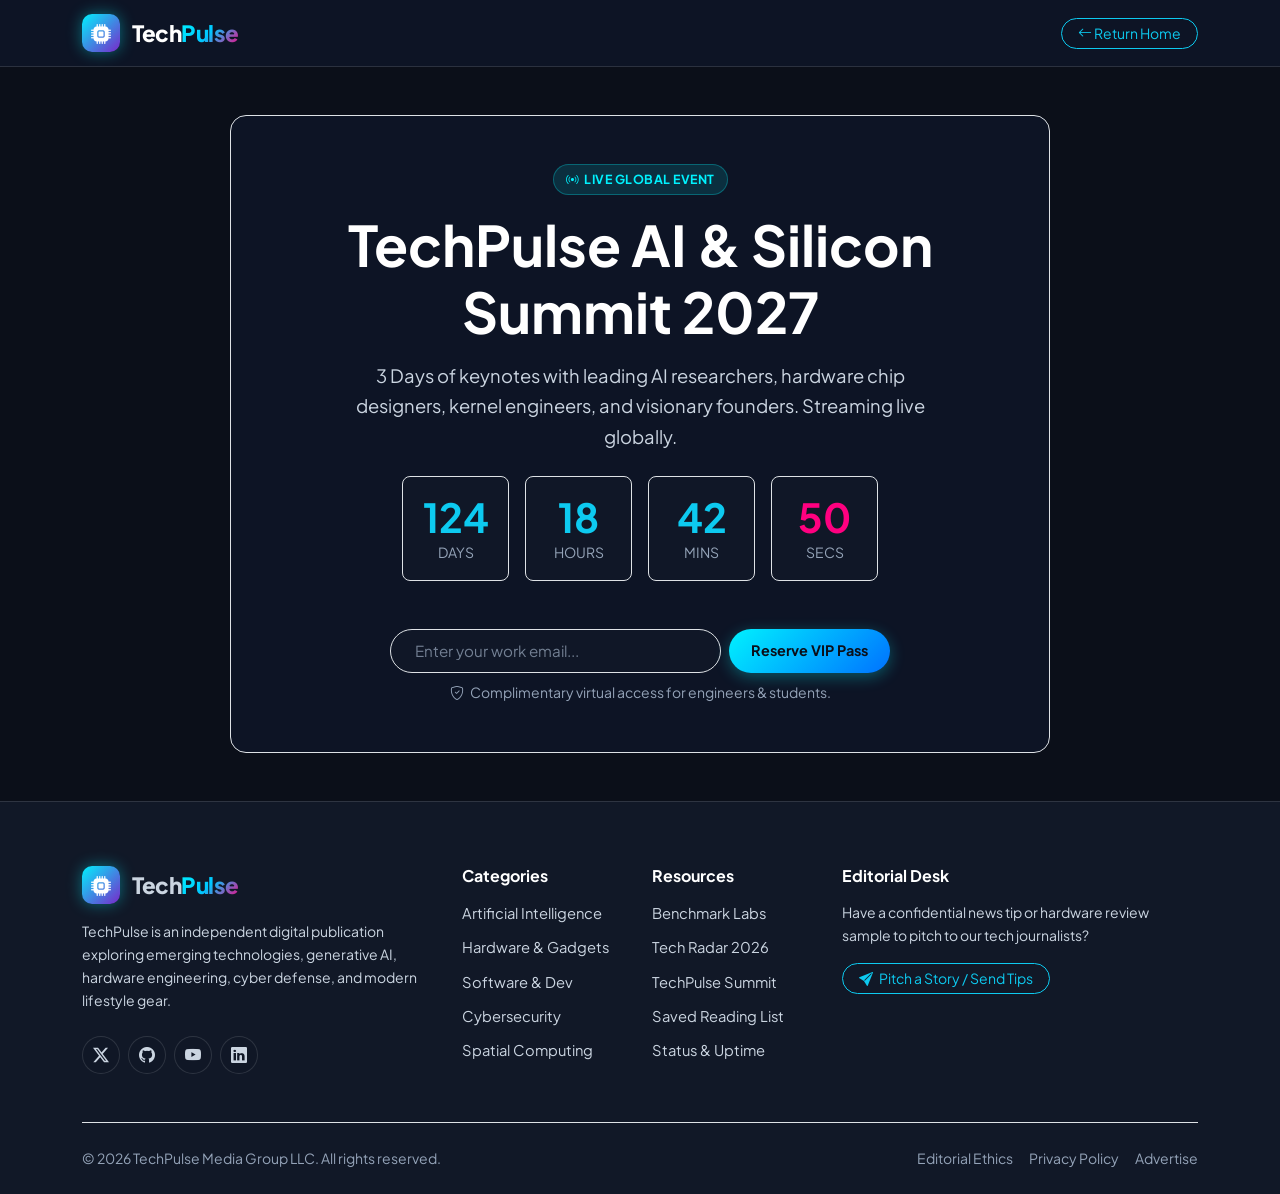
<file: coming-soon.html>
<!DOCTYPE html>
<html lang="en" data-theme="dark">
<head>
    <meta charset="UTF-8">
    <meta name="viewport" content="width=device-width, initial-scale=1.0">
    <meta name="description" content="TechPulse Global AI & Developer Summit 2027 - Keynotes, Live Hardware Teardowns, and Neural Architecture Workshops.">
    <title>Global AI Summit 2027 | TechPulse</title>

    <!-- Favicon -->
    <link rel="icon" type="image/svg+xml" href="assets/images/favicon.svg">

    <!-- Google Fonts -->
    <link rel="preconnect" href="https://fonts.googleapis.com">
    <link rel="preconnect" href="https://fonts.gstatic.com" crossorigin>
    <link href="https://fonts.googleapis.com/css2?family=JetBrains+Mono:wght@400;600&family=Plus+Jakarta+Sans:wght@300;400;500;600;700;800&display=swap" rel="stylesheet">

    <!-- Bootstrap 5 CSS & Icons -->
    <link href="https://cdn.jsdelivr.net/npm/bootstrap@5.3.3/dist/css/bootstrap.min.css" rel="stylesheet">
    <link href="https://cdn.jsdelivr.net/npm/bootstrap-icons@1.11.3/font/bootstrap-icons.min.css" rel="stylesheet">

    <!-- Custom CSS -->
    <link rel="stylesheet" href="assets/css/style.css">
</head>
<body class="d-flex flex-column min-vh-100 justify-content-between">

    <!-- Header -->
    <header class="navbar-techpulse">
        <div class="container d-flex align-items-center justify-content-between">
            <a href="index.html" class="navbar-brand-logo">
                <div class="logo-chip-icon"><i class="bi bi-cpu-fill"></i></div>
                <span>Tech<span class="gradient-text">Pulse</span></span>
            </a>
            <a href="index.html" class="btn btn-outline-info rounded-pill btn-sm px-3">
                <i class="bi bi-arrow-left"></i> Return Home
            </a>
        </div>
    </header>

    <!-- Main Hero -->
    <main class="container my-auto py-5 text-center">
        <div class="p-4 p-lg-5 rounded-4 bg-glass border mx-auto" style="max-width: 820px;">
            <span class="badge-tech badge-ai mb-3"><i class="bi bi-broadcast"></i> Live Global Event</span>
            <h1 class="display-4 fw-bold mb-3">TechPulse AI & Silicon Summit 2027</h1>
            <p class="text-secondary mx-auto mb-4" style="max-width: 600px; font-size: 1.15rem;">
                3 Days of keynotes with leading AI researchers, hardware chip designers, kernel engineers, and visionary founders. Streaming live globally.
            </p>

            <!-- Countdown Timer Row -->
            <div class="row g-3 justify-content-center mb-5">
                <div class="col-3 col-sm-2">
                    <div class="p-3 rounded-3 bg-card border">
                        <div class="display-6 fw-bold text-info">124</div>
                        <div class="small text-muted text-uppercase">Days</div>
                    </div>
                </div>
                <div class="col-3 col-sm-2">
                    <div class="p-3 rounded-3 bg-card border">
                        <div class="display-6 fw-bold text-info">18</div>
                        <div class="small text-muted text-uppercase">Hours</div>
                    </div>
                </div>
                <div class="col-3 col-sm-2">
                    <div class="p-3 rounded-3 bg-card border">
                        <div class="display-6 fw-bold text-info">42</div>
                        <div class="small text-muted text-uppercase">Mins</div>
                    </div>
                </div>
                <div class="col-3 col-sm-2">
                    <div class="p-3 rounded-3 bg-card border">
                        <div class="display-6 fw-bold text-pink" style="color: #ff0080;">50</div>
                        <div class="small text-muted text-uppercase">Secs</div>
                    </div>
                </div>
            </div>

            <!-- Waitlist Form -->
            <div class="mx-auto" style="max-width: 500px;">
                <form onsubmit="event.preventDefault(); showToast('You are on the VIP Summit Early-Bird list! 🎟️'); this.reset();" class="d-flex flex-column flex-sm-row gap-2">
                    <input type="email" class="form-control form-control-lg rounded-pill bg-card border px-4" placeholder="Enter your work email..." required>
                    <button type="submit" class="btn-tech-primary text-nowrap">Reserve VIP Pass</button>
                </form>
                <p class="small text-muted mt-2 mb-0"><i class="bi bi-shield-check me-1"></i> Complimentary virtual access for engineers & students.</p>
            </div>
        </div>
    </main>

    <!-- FOOTER -->
    <footer class="footer-tech">
        <div class="container">
            <div class="row g-4 mb-5">
                <div class="col-lg-4">
                    <a href="index.html" class="navbar-brand-logo mb-3 d-inline-flex">
                        <div class="logo-chip-icon"><i class="bi bi-cpu-fill"></i></div>
                        <span>Tech<span class="gradient-text">Pulse</span></span>
                    </a>
                    <p class="text-secondary small mb-4">
                        TechPulse is an independent digital publication exploring emerging technologies, generative AI, hardware engineering, cyber defense, and modern lifestyle gear.
                    </p>
                    <div class="d-flex gap-2">
                        <a href="https://twitter.com" class="social-icon-btn" aria-label="Twitter"><i class="bi bi-twitter-x"></i></a>
                        <a href="https://github.com" class="social-icon-btn" aria-label="GitHub"><i class="bi bi-github"></i></a>
                        <a href="https://youtube.com" class="social-icon-btn" aria-label="YouTube"><i class="bi bi-youtube"></i></a>
                        <a href="https://linkedin.com" class="social-icon-btn" aria-label="LinkedIn"><i class="bi bi-linkedin"></i></a>
                    </div>
                </div>

                <div class="col-6 col-md-3 col-lg-2">
                    <h4 class="h6 fw-bold text-white mb-3">Categories</h4>
                    <a href="insights.html" class="footer-link-tech">Artificial Intelligence</a>
                    <a href="services.html" class="footer-link-tech">Hardware & Gadgets</a>
                    <a href="insights.html" class="footer-link-tech">Software & Dev</a>
                    <a href="solutions.html" class="footer-link-tech">Cybersecurity</a>
                    <a href="insights.html" class="footer-link-tech">Spatial Computing</a>
                </div>

                <div class="col-6 col-md-3 col-lg-2">
                    <h4 class="h6 fw-bold text-white mb-3">Resources</h4>
                    <a href="services.html" class="footer-link-tech">Benchmark Labs</a>
                    <a href="solutions.html" class="footer-link-tech">Tech Radar 2026</a>
                    <a href="coming-soon.html" class="footer-link-tech">TechPulse Summit</a>
                    <a href="insights.html" class="footer-link-tech">Saved Reading List</a>
                    <a href="404.html" class="footer-link-tech">Status & Uptime</a>
                </div>

                <div class="col-md-6 col-lg-4">
                    <h4 class="h6 fw-bold text-white mb-3">Editorial Desk</h4>
                    <p class="small text-secondary mb-3">Have a confidential news tip or hardware review sample to pitch to our tech journalists?</p>
                    <a href="contact.html" class="btn btn-outline-info rounded-pill btn-sm px-3"><i class="bi bi-send-fill me-1"></i> Pitch a Story / Send Tips</a>
                </div>
            </div>

            <div class="pt-4 border-top border-subtle d-flex flex-column flex-md-row align-items-center justify-content-between gap-3 text-muted small">
                <div>&copy; 2026 TechPulse Media Group LLC. All rights reserved.</div>
                <div class="d-flex gap-3">
                    <a href="about.html" class="text-muted hover-info">Editorial Ethics</a>
                    <a href="about.html" class="text-muted hover-info">Privacy Policy</a>
                    <a href="contact.html" class="text-muted hover-info">Advertise</a>
                </div>
            </div>
        </div>
    </footer>

    <!-- Back to Top Button -->
    <button class="back-to-top" id="backToTop" aria-label="Back to top" title="Back to top">
        <i class="bi bi-chevron-up"></i>
    </button>

    <!-- Bootstrap & JS -->
    <script src="https://cdn.jsdelivr.net/npm/bootstrap@5.3.3/dist/js/bootstrap.bundle.min.js"></script>
    <script src="assets/js/main.js"></script>
</body>
</html>
</file>
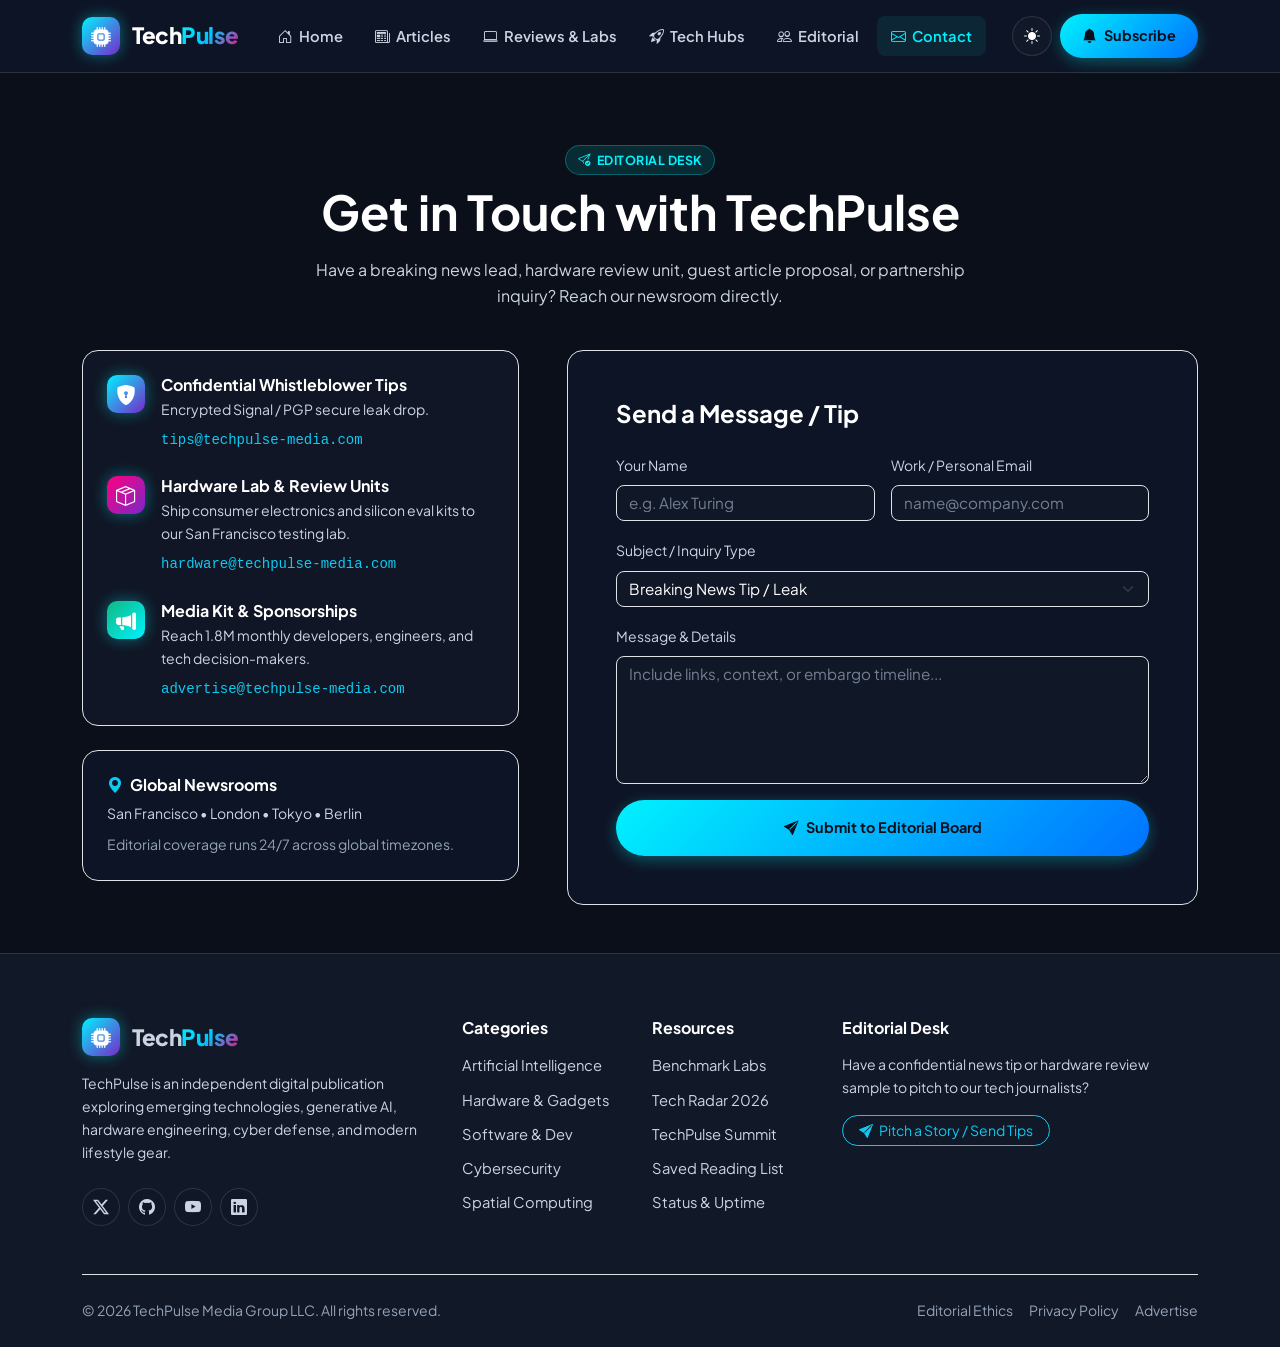
<file: contact.html>
<!DOCTYPE html>
<html lang="en" data-theme="dark">
<head>
    <meta charset="UTF-8">
    <meta name="viewport" content="width=device-width, initial-scale=1.0">
    <meta name="description" content="Contact TechPulse Editorial Desk - Send confidential news tips, submit product review units, pitch guest articles, or inquire about advertising.">
    <title>Contact Editorial & Send News Tips | TechPulse</title>

    <!-- Favicon -->
    <link rel="icon" type="image/svg+xml" href="assets/images/favicon.svg">

    <!-- Google Fonts -->
    <link rel="preconnect" href="https://fonts.googleapis.com">
    <link rel="preconnect" href="https://fonts.gstatic.com" crossorigin>
    <link href="https://fonts.googleapis.com/css2?family=JetBrains+Mono:wght@400;600&family=Plus+Jakarta+Sans:wght@300;400;500;600;700;800&display=swap" rel="stylesheet">

    <!-- Bootstrap 5 CSS & Icons -->
    <link href="https://cdn.jsdelivr.net/npm/bootstrap@5.3.3/dist/css/bootstrap.min.css" rel="stylesheet">
    <link href="https://cdn.jsdelivr.net/npm/bootstrap-icons@1.11.3/font/bootstrap-icons.min.css" rel="stylesheet">

    <!-- Custom CSS -->
    <link rel="stylesheet" href="assets/css/style.css">
</head>
<body>

    <!-- Header / Navigation -->
    <header class="navbar-techpulse">
        <div class="container d-flex align-items-center justify-content-between">
            <a href="index.html" class="navbar-brand-logo">
                <div class="logo-chip-icon"><i class="bi bi-cpu-fill"></i></div>
                <span>Tech<span class="gradient-text">Pulse</span></span>
            </a>

            <nav class="d-none d-xl-flex align-items-center gap-1">
                <a href="index.html" class="nav-link-tech"><i class="bi bi-house-door"></i> Home</a>
                <a href="insights.html" class="nav-link-tech"><i class="bi bi-newspaper"></i> Articles</a>
                <a href="services.html" class="nav-link-tech"><i class="bi bi-laptop"></i> Reviews & Labs</a>
                <a href="solutions.html" class="nav-link-tech"><i class="bi bi-rocket-takeoff"></i> Tech Hubs</a>
                <a href="about.html" class="nav-link-tech"><i class="bi bi-people"></i> Editorial</a>
                <a href="contact.html" class="nav-link-tech active"><i class="bi bi-envelope"></i> Contact</a>
            </nav>

            <div class="d-flex align-items-center gap-2">
                <button class="btn-icon-tech theme-toggle-btn" aria-label="Toggle Dark/Light Mode">
                    <i class="bi bi-sun-fill"></i>
                </button>
                <a href="contact.html" class="btn-tech-primary d-none d-sm-inline-flex">
                    <i class="bi bi-bell-fill"></i> Subscribe
                </a>
                <button class="btn-icon-tech d-xl-none mobile-nav-toggle" aria-label="Open Mobile Menu">
                    <i class="bi bi-list fs-4"></i>
                </button>
            </div>
        </div>
    </header>

    <!-- Mobile Drawer -->
    <div class="mobile-drawer-overlay">
        <div class="d-flex align-items-center justify-content-between mb-4">
            <a href="index.html" class="navbar-brand-logo">
                <div class="logo-chip-icon"><i class="bi bi-cpu-fill"></i></div>
                <span>Tech<span class="gradient-text">Pulse</span></span>
            </a>
            <button class="btn-icon-tech drawer-close-btn"><i class="bi bi-x-lg"></i></button>
        </div>
        <div class="d-flex flex-column gap-2 mb-4">
            <a href="index.html" class="nav-link-tech"><i class="bi bi-house-door me-2"></i> Home</a>
            <a href="insights.html" class="nav-link-tech"><i class="bi bi-newspaper me-2"></i> Articles</a>
            <a href="services.html" class="nav-link-tech"><i class="bi bi-laptop me-2"></i> Reviews & Labs</a>
            <a href="solutions.html" class="nav-link-tech"><i class="bi bi-rocket-takeoff me-2"></i> Tech Hubs</a>
            <a href="about.html" class="nav-link-tech"><i class="bi bi-people me-2"></i> Editorial</a>
            <a href="contact.html" class="nav-link-tech active"><i class="bi bi-envelope me-2"></i> Contact</a>
        </div>
    </div>
    <div class="mobile-drawer-backdrop"></div>

    <!-- Main Content -->
    <main class="container my-5">
        <div class="text-center py-4">
            <span class="badge-tech badge-ai mb-2"><i class="bi bi-send-check"></i> Editorial Desk</span>
            <h1 class="display-5 fw-bold mb-3">Get in Touch with TechPulse</h1>
            <p class="text-secondary mx-auto" style="max-width: 680px;">
                Have a breaking news lead, hardware review unit, guest article proposal, or partnership inquiry? Reach our newsroom directly.
            </p>
        </div>

        <div class="row g-5">
            <!-- Left Info Column -->
            <div class="col-lg-5">
                <div class="p-4 rounded-4 bg-card border mb-4">
                    <div class="d-flex align-items-start gap-3 mb-4">
                        <div class="logo-chip-icon flex-shrink-0"><i class="bi bi-shield-lock-fill"></i></div>
                        <div>
                            <h3 class="h6 fw-bold mb-1">Confidential Whistleblower Tips</h3>
                            <p class="small text-secondary mb-1">Encrypted Signal / PGP secure leak drop.</p>
                            <span class="font-monospace small text-info">tips@techpulse-media.com</span>
                        </div>
                    </div>

                    <div class="d-flex align-items-start gap-3 mb-4">
                        <div class="logo-chip-icon flex-shrink-0" style="background: linear-gradient(135deg, #ff0080, #7928ca);"><i class="bi bi-box-seam"></i></div>
                        <div>
                            <h3 class="h6 fw-bold mb-1">Hardware Lab & Review Units</h3>
                            <p class="small text-secondary mb-1">Ship consumer electronics and silicon eval kits to our San Francisco testing lab.</p>
                            <span class="font-monospace small text-info">hardware@techpulse-media.com</span>
                        </div>
                    </div>

                    <div class="d-flex align-items-start gap-3">
                        <div class="logo-chip-icon flex-shrink-0" style="background: linear-gradient(135deg, #10b981, #00f2fe);"><i class="bi bi-megaphone-fill"></i></div>
                        <div>
                            <h3 class="h6 fw-bold mb-1">Media Kit & Sponsorships</h3>
                            <p class="small text-secondary mb-1">Reach 1.8M monthly developers, engineers, and tech decision-makers.</p>
                            <span class="font-monospace small text-info">advertise@techpulse-media.com</span>
                        </div>
                    </div>
                </div>

                <!-- Location & Newsroom Hours -->
                <div class="p-4 rounded-4 bg-glass border">
                    <h3 class="h6 fw-bold mb-2"><i class="bi bi-geo-alt-fill text-info me-1"></i> Global Newsrooms</h3>
                    <p class="small text-secondary mb-2">San Francisco • London • Tokyo • Berlin</p>
                    <p class="small text-muted mb-0">Editorial coverage runs 24/7 across global timezones.</p>
                </div>
            </div>

            <!-- Right Form Column -->
            <div class="col-lg-7">
                <div class="p-4 p-lg-5 rounded-4 bg-glass border">
                    <h2 class="h4 fw-bold mb-4">Send a Message / Tip</h2>
                    <form id="contactForm" onsubmit="event.preventDefault(); showToast('Message dispatched to TechPulse Newsroom! 🚀'); this.reset();">
                        <div class="row g-3">
                            <div class="col-md-6">
                                <label class="form-label small text-secondary">Your Name</label>
                                <input type="text" class="form-control rounded-3 bg-card border" placeholder="e.g. Alex Turing" required>
                            </div>
                            <div class="col-md-6">
                                <label class="form-label small text-secondary">Work / Personal Email</label>
                                <input type="email" class="form-control rounded-3 bg-card border" placeholder="name@company.com" required>
                            </div>
                            <div class="col-12">
                                <label class="form-label small text-secondary">Subject / Inquiry Type</label>
                                <select class="form-select rounded-3 bg-card border">
                                    <option>Breaking News Tip / Leak</option>
                                    <option>Hardware Review Unit Submission</option>
                                    <option>Guest Editorial Proposal</option>
                                    <option>Advertising / Media Kit Request</option>
                                    <option>Correction or Feedback</option>
                                </select>
                            </div>
                            <div class="col-12">
                                <label class="form-label small text-secondary">Message & Details</label>
                                <textarea class="form-control rounded-3 bg-card border" rows="5" placeholder="Include links, context, or embargo timeline..." required></textarea>
                            </div>
                            <div class="col-12">
                                <button type="submit" class="btn-tech-primary w-100 justify-content-center py-3">
                                    <i class="bi bi-send-fill"></i> Submit to Editorial Board
                                </button>
                            </div>
                        </div>
                    </form>
                </div>
            </div>
        </div>
    </main>

    <!-- FOOTER -->
    <footer class="footer-tech">
        <div class="container">
            <div class="row g-4 mb-5">
                <div class="col-lg-4">
                    <a href="index.html" class="navbar-brand-logo mb-3 d-inline-flex">
                        <div class="logo-chip-icon"><i class="bi bi-cpu-fill"></i></div>
                        <span>Tech<span class="gradient-text">Pulse</span></span>
                    </a>
                    <p class="text-secondary small mb-4">
                        TechPulse is an independent digital publication exploring emerging technologies, generative AI, hardware engineering, cyber defense, and modern lifestyle gear.
                    </p>
                    <div class="d-flex gap-2">
                        <a href="https://twitter.com" class="social-icon-btn" aria-label="Twitter"><i class="bi bi-twitter-x"></i></a>
                        <a href="https://github.com" class="social-icon-btn" aria-label="GitHub"><i class="bi bi-github"></i></a>
                        <a href="https://youtube.com" class="social-icon-btn" aria-label="YouTube"><i class="bi bi-youtube"></i></a>
                        <a href="https://linkedin.com" class="social-icon-btn" aria-label="LinkedIn"><i class="bi bi-linkedin"></i></a>
                    </div>
                </div>

                <div class="col-6 col-md-3 col-lg-2">
                    <h4 class="h6 fw-bold text-white mb-3">Categories</h4>
                    <a href="insights.html" class="footer-link-tech">Artificial Intelligence</a>
                    <a href="services.html" class="footer-link-tech">Hardware & Gadgets</a>
                    <a href="insights.html" class="footer-link-tech">Software & Dev</a>
                    <a href="solutions.html" class="footer-link-tech">Cybersecurity</a>
                    <a href="insights.html" class="footer-link-tech">Spatial Computing</a>
                </div>

                <div class="col-6 col-md-3 col-lg-2">
                    <h4 class="h6 fw-bold text-white mb-3">Resources</h4>
                    <a href="services.html" class="footer-link-tech">Benchmark Labs</a>
                    <a href="solutions.html" class="footer-link-tech">Tech Radar 2026</a>
                    <a href="coming-soon.html" class="footer-link-tech">TechPulse Summit</a>
                    <a href="insights.html" class="footer-link-tech">Saved Reading List</a>
                    <a href="404.html" class="footer-link-tech">Status & Uptime</a>
                </div>

                <div class="col-md-6 col-lg-4">
                    <h4 class="h6 fw-bold text-white mb-3">Editorial Desk</h4>
                    <p class="small text-secondary mb-3">Have a confidential news tip or hardware review sample to pitch to our tech journalists?</p>
                    <a href="contact.html" class="btn btn-outline-info rounded-pill btn-sm px-3"><i class="bi bi-send-fill me-1"></i> Pitch a Story / Send Tips</a>
                </div>
            </div>

            <div class="pt-4 border-top border-subtle d-flex flex-column flex-md-row align-items-center justify-content-between gap-3 text-muted small">
                <div>&copy; 2026 TechPulse Media Group LLC. All rights reserved.</div>
                <div class="d-flex gap-3">
                    <a href="about.html" class="text-muted hover-info">Editorial Ethics</a>
                    <a href="about.html" class="text-muted hover-info">Privacy Policy</a>
                    <a href="contact.html" class="text-muted hover-info">Advertise</a>
                </div>
            </div>
        </div>
    </footer>

    <!-- Back to Top Button -->
    <button class="back-to-top" id="backToTop" aria-label="Back to top" title="Back to top">
        <i class="bi bi-chevron-up"></i>
    </button>

    <!-- Bootstrap & JS -->
    <script src="https://cdn.jsdelivr.net/npm/bootstrap@5.3.3/dist/js/bootstrap.bundle.min.js"></script>
    <script src="assets/js/main.js"></script>
</body>
</html>
</file>
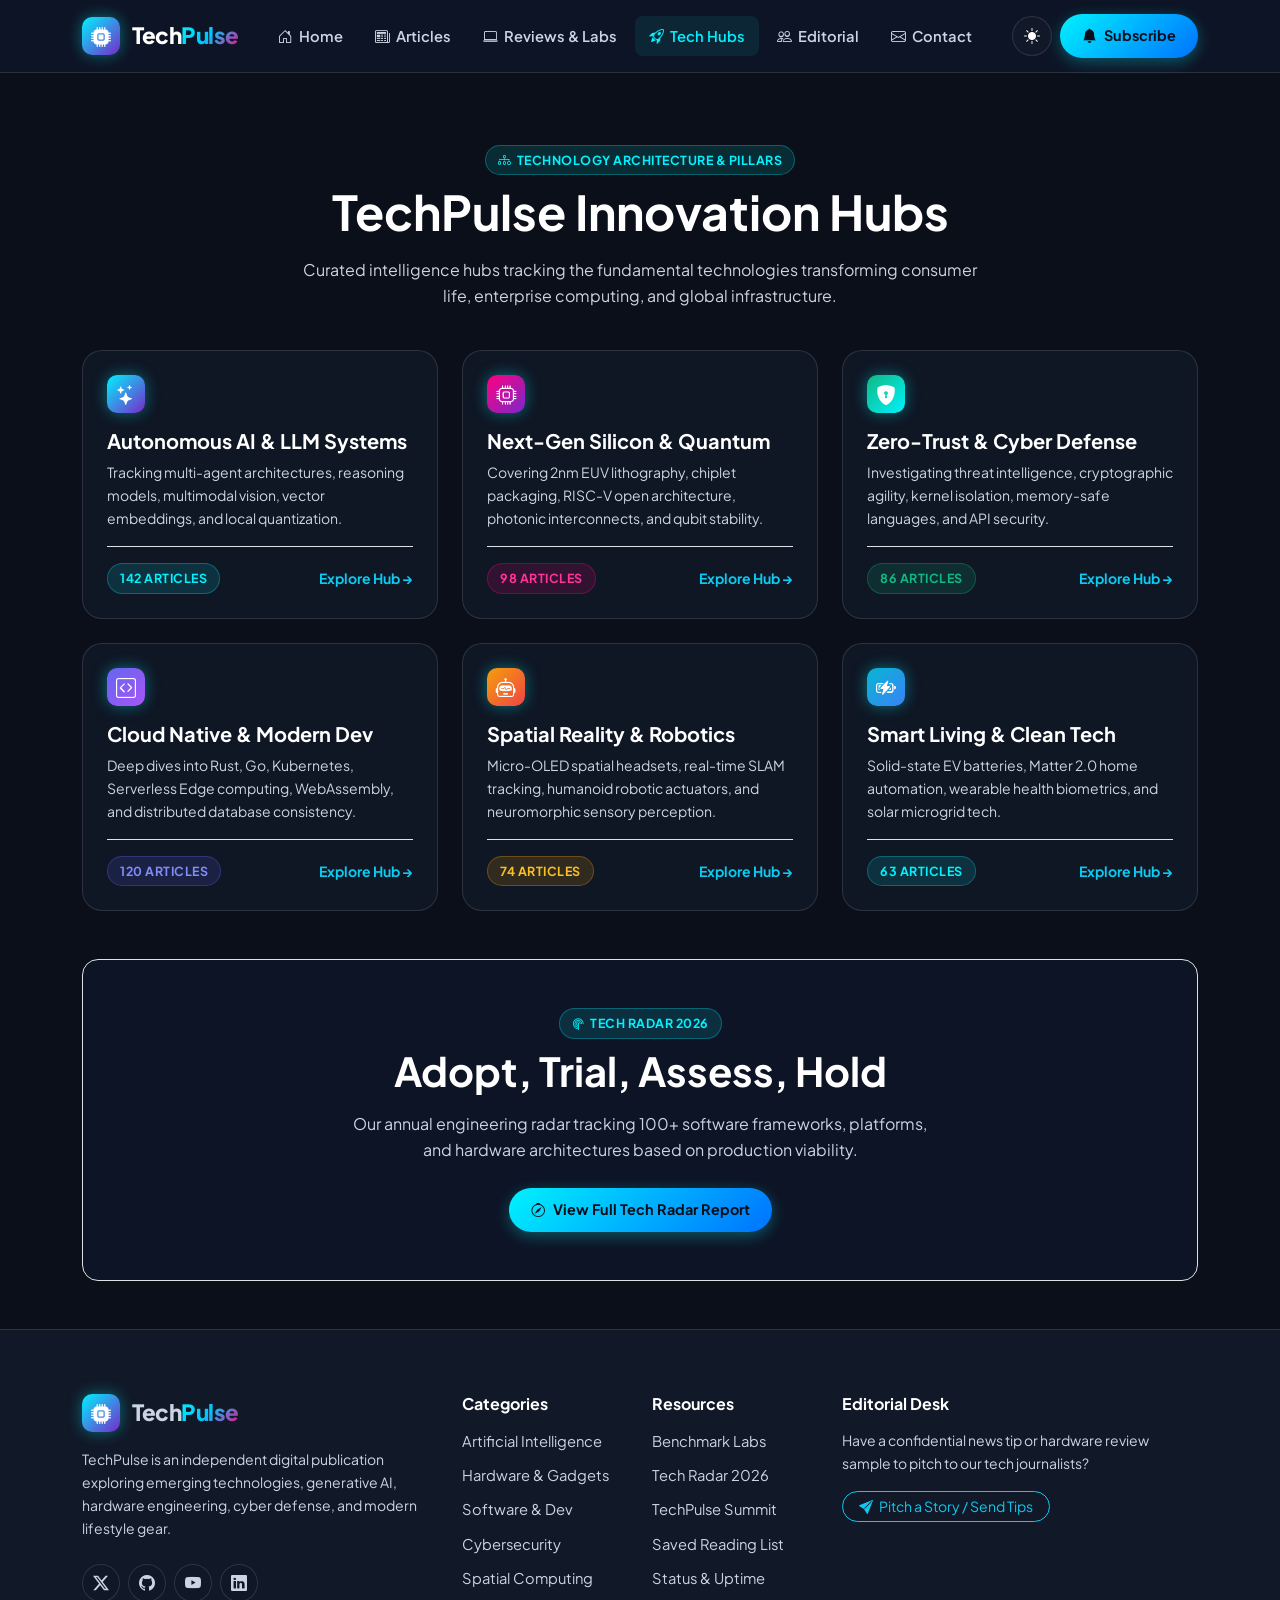
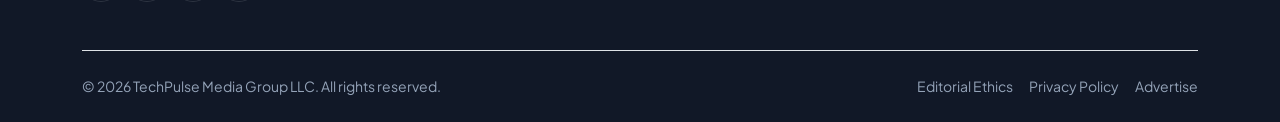
<file: solutions.html>
<!DOCTYPE html>
<html lang="en" data-theme="dark">
<head>
    <meta charset="UTF-8">
    <meta name="viewport" content="width=device-width, initial-scale=1.0">
    <meta name="description" content="TechPulse Technology Hubs - Dedicated knowledge pillars for Artificial Intelligence, Quantum Computing, Cybersecurity, Robotics, and Cloud Systems.">
    <title>Technology Innovation Hubs | TechPulse</title>

    <!-- Favicon -->
    <link rel="icon" type="image/svg+xml" href="assets/images/favicon.svg">

    <!-- Google Fonts -->
    <link rel="preconnect" href="https://fonts.googleapis.com">
    <link rel="preconnect" href="https://fonts.gstatic.com" crossorigin>
    <link href="https://fonts.googleapis.com/css2?family=JetBrains+Mono:wght@400;600&family=Plus+Jakarta+Sans:wght@300;400;500;600;700;800&display=swap" rel="stylesheet">

    <!-- Bootstrap 5 CSS & Icons -->
    <link href="https://cdn.jsdelivr.net/npm/bootstrap@5.3.3/dist/css/bootstrap.min.css" rel="stylesheet">
    <link href="https://cdn.jsdelivr.net/npm/bootstrap-icons@1.11.3/font/bootstrap-icons.min.css" rel="stylesheet">

    <!-- Custom CSS -->
    <link rel="stylesheet" href="assets/css/style.css">
</head>
<body>

    <!-- Header / Navigation -->
    <header class="navbar-techpulse">
        <div class="container d-flex align-items-center justify-content-between">
            <a href="index.html" class="navbar-brand-logo">
                <div class="logo-chip-icon"><i class="bi bi-cpu-fill"></i></div>
                <span>Tech<span class="gradient-text">Pulse</span></span>
            </a>

            <nav class="d-none d-xl-flex align-items-center gap-1">
                <a href="index.html" class="nav-link-tech"><i class="bi bi-house-door"></i> Home</a>
                <a href="insights.html" class="nav-link-tech"><i class="bi bi-newspaper"></i> Articles</a>
                <a href="services.html" class="nav-link-tech"><i class="bi bi-laptop"></i> Reviews & Labs</a>
                <a href="solutions.html" class="nav-link-tech active"><i class="bi bi-rocket-takeoff"></i> Tech Hubs</a>
                <a href="about.html" class="nav-link-tech"><i class="bi bi-people"></i> Editorial</a>
                <a href="contact.html" class="nav-link-tech"><i class="bi bi-envelope"></i> Contact</a>
            </nav>

            <div class="d-flex align-items-center gap-2">
                <button class="btn-icon-tech theme-toggle-btn" aria-label="Toggle Dark/Light Mode">
                    <i class="bi bi-sun-fill"></i>
                </button>
                <a href="contact.html" class="btn-tech-primary d-none d-sm-inline-flex">
                    <i class="bi bi-bell-fill"></i> Subscribe
                </a>
                <button class="btn-icon-tech d-xl-none mobile-nav-toggle" aria-label="Open Mobile Menu">
                    <i class="bi bi-list fs-4"></i>
                </button>
            </div>
        </div>
    </header>

    <!-- Mobile Drawer -->
    <div class="mobile-drawer-overlay">
        <div class="d-flex align-items-center justify-content-between mb-4">
            <a href="index.html" class="navbar-brand-logo">
                <div class="logo-chip-icon"><i class="bi bi-cpu-fill"></i></div>
                <span>Tech<span class="gradient-text">Pulse</span></span>
            </a>
            <button class="btn-icon-tech drawer-close-btn"><i class="bi bi-x-lg"></i></button>
        </div>
        <div class="d-flex flex-column gap-2 mb-4">
            <a href="index.html" class="nav-link-tech"><i class="bi bi-house-door me-2"></i> Home</a>
            <a href="insights.html" class="nav-link-tech"><i class="bi bi-newspaper me-2"></i> Articles</a>
            <a href="services.html" class="nav-link-tech"><i class="bi bi-laptop me-2"></i> Reviews & Labs</a>
            <a href="solutions.html" class="nav-link-tech active"><i class="bi bi-rocket-takeoff me-2"></i> Tech Hubs</a>
            <a href="about.html" class="nav-link-tech"><i class="bi bi-people me-2"></i> Editorial</a>
            <a href="contact.html" class="nav-link-tech"><i class="bi bi-envelope me-2"></i> Contact</a>
        </div>
    </div>
    <div class="mobile-drawer-backdrop"></div>

    <!-- Main Content -->
    <main class="container my-5">
        <div class="text-center py-4">
            <span class="badge-tech badge-ai mb-2"><i class="bi bi-diagram-3"></i> Technology Architecture & Pillars</span>
            <h1 class="display-5 fw-bold mb-3">TechPulse Innovation Hubs</h1>
            <p class="text-secondary mx-auto" style="max-width: 680px;">
                Curated intelligence hubs tracking the fundamental technologies transforming consumer life, enterprise computing, and global infrastructure.
            </p>
        </div>

        <!-- 6 Main Pillars -->
        <div class="row g-4 mb-5">
            <!-- Hub 1: AI & Autonomous Agents -->
            <div class="col-md-6 col-lg-4">
                <div class="tech-article-card p-4">
                    <div class="logo-chip-icon mb-3"><i class="bi bi-stars"></i></div>
                    <h3 class="h5 fw-bold mb-2">Autonomous AI & LLM Systems</h3>
                    <p class="text-secondary small mb-3 flex-grow-1">Tracking multi-agent architectures, reasoning models, multimodal vision, vector embeddings, and local quantization.</p>
                    <div class="border-top border-subtle pt-3 mt-auto d-flex justify-content-between align-items-center">
                        <span class="badge-tech badge-ai">142 Articles</span>
                        <a href="insights.html" class="text-info fw-bold small">Explore Hub &rarr;</a>
                    </div>
                </div>
            </div>

            <!-- Hub 2: Silicon & Quantum -->
            <div class="col-md-6 col-lg-4">
                <div class="tech-article-card p-4">
                    <div class="logo-chip-icon mb-3" style="background: linear-gradient(135deg, #ff0080, #7928ca);"><i class="bi bi-cpu"></i></div>
                    <h3 class="h5 fw-bold mb-2">Next-Gen Silicon & Quantum</h3>
                    <p class="text-secondary small mb-3 flex-grow-1">Covering 2nm EUV lithography, chiplet packaging, RISC-V open architecture, photonic interconnects, and qubit stability.</p>
                    <div class="border-top border-subtle pt-3 mt-auto d-flex justify-content-between align-items-center">
                        <span class="badge-tech badge-gadget">98 Articles</span>
                        <a href="services.html" class="text-info fw-bold small">Explore Hub &rarr;</a>
                    </div>
                </div>
            </div>

            <!-- Hub 3: Cybersecurity -->
            <div class="col-md-6 col-lg-4">
                <div class="tech-article-card p-4">
                    <div class="logo-chip-icon mb-3" style="background: linear-gradient(135deg, #10b981, #00f2fe);"><i class="bi bi-shield-lock-fill"></i></div>
                    <h3 class="h5 fw-bold mb-2">Zero-Trust & Cyber Defense</h3>
                    <p class="text-secondary small mb-3 flex-grow-1">Investigating threat intelligence, cryptographic agility, kernel isolation, memory-safe languages, and API security.</p>
                    <div class="border-top border-subtle pt-3 mt-auto d-flex justify-content-between align-items-center">
                        <span class="badge-tech badge-cyber">86 Articles</span>
                        <a href="insights.html" class="text-info fw-bold small">Explore Hub &rarr;</a>
                    </div>
                </div>
            </div>

            <!-- Hub 4: Cloud & Web Dev -->
            <div class="col-md-6 col-lg-4">
                <div class="tech-article-card p-4">
                    <div class="logo-chip-icon mb-3" style="background: linear-gradient(135deg, #6366f1, #a855f7);"><i class="bi bi-code-square"></i></div>
                    <h3 class="h5 fw-bold mb-2">Cloud Native & Modern Dev</h3>
                    <p class="text-secondary small mb-3 flex-grow-1">Deep dives into Rust, Go, Kubernetes, Serverless Edge computing, WebAssembly, and distributed database consistency.</p>
                    <div class="border-top border-subtle pt-3 mt-auto d-flex justify-content-between align-items-center">
                        <span class="badge-tech badge-dev">120 Articles</span>
                        <a href="insights.html" class="text-info fw-bold small">Explore Hub &rarr;</a>
                    </div>
                </div>
            </div>

            <!-- Hub 5: Spatial & Robotics -->
            <div class="col-md-6 col-lg-4">
                <div class="tech-article-card p-4">
                    <div class="logo-chip-icon mb-3" style="background: linear-gradient(135deg, #f59e0b, #ef4444);"><i class="bi bi-robot"></i></div>
                    <h3 class="h5 fw-bold mb-2">Spatial Reality & Robotics</h3>
                    <p class="text-secondary small mb-3 flex-grow-1">Micro-OLED spatial headsets, real-time SLAM tracking, humanoid robotic actuators, and neuromorphic sensory perception.</p>
                    <div class="border-top border-subtle pt-3 mt-auto d-flex justify-content-between align-items-center">
                        <span class="badge-tech badge-gaming">74 Articles</span>
                        <a href="insights.html" class="text-info fw-bold small">Explore Hub &rarr;</a>
                    </div>
                </div>
            </div>

            <!-- Hub 6: Smart Life & Green Tech -->
            <div class="col-md-6 col-lg-4">
                <div class="tech-article-card p-4">
                    <div class="logo-chip-icon mb-3" style="background: linear-gradient(135deg, #06b6d4, #3b82f6);"><i class="bi bi-battery-charging"></i></div>
                    <h3 class="h5 fw-bold mb-2">Smart Living & Clean Tech</h3>
                    <p class="text-secondary small mb-3 flex-grow-1">Solid-state EV batteries, Matter 2.0 home automation, wearable health biometrics, and solar microgrid tech.</p>
                    <div class="border-top border-subtle pt-3 mt-auto d-flex justify-content-between align-items-center">
                        <span class="badge-tech badge-ai">63 Articles</span>
                        <a href="insights.html" class="text-info fw-bold small">Explore Hub &rarr;</a>
                    </div>
                </div>
            </div>
        </div>

        <!-- Tech Radar Spotlight -->
        <section class="p-4 p-lg-5 rounded-4 bg-glass border text-center my-5">
            <span class="badge-tech badge-ai mb-2"><i class="bi bi-radar"></i> Tech Radar 2026</span>
            <h2 class="display-6 fw-bold mb-3">Adopt, Trial, Assess, Hold</h2>
            <p class="text-secondary mx-auto mb-4" style="max-width: 600px;">
                Our annual engineering radar tracking 100+ software frameworks, platforms, and hardware architectures based on production viability.
            </p>
            <a href="insights.html" class="btn-tech-primary"><i class="bi bi-compass"></i> View Full Tech Radar Report</a>
        </section>
    </main>

    <!-- FOOTER -->
    <footer class="footer-tech">
        <div class="container">
            <div class="row g-4 mb-5">
                <div class="col-lg-4">
                    <a href="index.html" class="navbar-brand-logo mb-3 d-inline-flex">
                        <div class="logo-chip-icon"><i class="bi bi-cpu-fill"></i></div>
                        <span>Tech<span class="gradient-text">Pulse</span></span>
                    </a>
                    <p class="text-secondary small mb-4">
                        TechPulse is an independent digital publication exploring emerging technologies, generative AI, hardware engineering, cyber defense, and modern lifestyle gear.
                    </p>
                    <div class="d-flex gap-2">
                        <a href="https://twitter.com" class="social-icon-btn" aria-label="Twitter"><i class="bi bi-twitter-x"></i></a>
                        <a href="https://github.com" class="social-icon-btn" aria-label="GitHub"><i class="bi bi-github"></i></a>
                        <a href="https://youtube.com" class="social-icon-btn" aria-label="YouTube"><i class="bi bi-youtube"></i></a>
                        <a href="https://linkedin.com" class="social-icon-btn" aria-label="LinkedIn"><i class="bi bi-linkedin"></i></a>
                    </div>
                </div>

                <div class="col-6 col-md-3 col-lg-2">
                    <h4 class="h6 fw-bold text-white mb-3">Categories</h4>
                    <a href="insights.html" class="footer-link-tech">Artificial Intelligence</a>
                    <a href="services.html" class="footer-link-tech">Hardware & Gadgets</a>
                    <a href="insights.html" class="footer-link-tech">Software & Dev</a>
                    <a href="solutions.html" class="footer-link-tech">Cybersecurity</a>
                    <a href="insights.html" class="footer-link-tech">Spatial Computing</a>
                </div>

                <div class="col-6 col-md-3 col-lg-2">
                    <h4 class="h6 fw-bold text-white mb-3">Resources</h4>
                    <a href="services.html" class="footer-link-tech">Benchmark Labs</a>
                    <a href="solutions.html" class="footer-link-tech">Tech Radar 2026</a>
                    <a href="coming-soon.html" class="footer-link-tech">TechPulse Summit</a>
                    <a href="insights.html" class="footer-link-tech">Saved Reading List</a>
                    <a href="404.html" class="footer-link-tech">Status & Uptime</a>
                </div>

                <div class="col-md-6 col-lg-4">
                    <h4 class="h6 fw-bold text-white mb-3">Editorial Desk</h4>
                    <p class="small text-secondary mb-3">Have a confidential news tip or hardware review sample to pitch to our tech journalists?</p>
                    <a href="contact.html" class="btn btn-outline-info rounded-pill btn-sm px-3"><i class="bi bi-send-fill me-1"></i> Pitch a Story / Send Tips</a>
                </div>
            </div>

            <div class="pt-4 border-top border-subtle d-flex flex-column flex-md-row align-items-center justify-content-between gap-3 text-muted small">
                <div>&copy; 2026 TechPulse Media Group LLC. All rights reserved.</div>
                <div class="d-flex gap-3">
                    <a href="about.html" class="text-muted hover-info">Editorial Ethics</a>
                    <a href="about.html" class="text-muted hover-info">Privacy Policy</a>
                    <a href="contact.html" class="text-muted hover-info">Advertise</a>
                </div>
            </div>
        </div>
    </footer>

    <!-- Back to Top Button -->
    <button class="back-to-top" id="backToTop" aria-label="Back to top" title="Back to top">
        <i class="bi bi-chevron-up"></i>
    </button>

    <!-- Bootstrap & JS -->
    <script src="https://cdn.jsdelivr.net/npm/bootstrap@5.3.3/dist/js/bootstrap.bundle.min.js"></script>
    <script src="assets/js/main.js"></script>
</body>
</html>
</file>
<file: assets/css/style.css>
/* ==========================================================================
   TechPulse - Modern Technology & Lifestyle Blog Design System
   Variables, Reset, Typography, Components & Responsive Layout
   ========================================================================== */

:root {
    /* Color Palette - Cyber & Modern Slate */
    --primary: #00f2fe;
    --primary-rgb: 0, 242, 254;
    --primary-hover: #4facfe;
    --secondary: #7928ca;
    --secondary-rgb: 121, 40, 202;
    --accent-pink: #ff0080;
    --accent-emerald: #10b981;
    --accent-amber: #f59e0b;
    --accent-indigo: #6366f1;
    
    /* Dark Theme Default */
    --bg-main: #0b0f19;
    --bg-surface: #111827;
    --bg-card: rgba(17, 24, 39, 0.85);
    --bg-card-hover: rgba(30, 41, 59, 0.95);
    --bg-glass: rgba(15, 23, 42, 0.75);
    --border-subtle: rgba(255, 255, 255, 0.12);
    --border-highlight: rgba(var(--primary-rgb), 0.35);
    
    --text-primary: #ffffff;
    --text-secondary: #cbd5e1;
    --text-muted: #94a3b8;
    --text-inverse: #0b0f19;
    
    --shadow-sm: 0 2px 8px rgba(0, 0, 0, 0.25);
    --shadow-md: 0 8px 24px rgba(0, 0, 0, 0.35);
    --shadow-lg: 0 16px 40px rgba(0, 0, 0, 0.5);
    --shadow-glow: 0 0 30px rgba(var(--primary-rgb), 0.2);
    
    --font-sans: 'Plus Jakarta Sans', -apple-system, BlinkMacSystemFont, 'Segoe UI', Roboto, sans-serif;
    --font-mono: 'JetBrains Mono', 'Fira Code', monospace;
    --radius-sm: 8px;
    --radius-md: 14px;
    --radius-lg: 20px;
    --radius-xl: 28px;
    --radius-pill: 9999px;
    
    --transition: all 0.3s cubic-bezier(0.16, 1, 0.3, 1);
}

[data-theme="light"] {
    --primary: #0062eb;
    --primary-rgb: 0, 98, 235;
    --primary-hover: #0052c2;
    --secondary: #6b21a8;
    --secondary-rgb: 107, 33, 168;
    
    --bg-main: #f8fafc;
    --bg-surface: #ffffff;
    --bg-card: rgba(255, 255, 255, 0.9);
    --bg-card-hover: #ffffff;
    --bg-glass: rgba(255, 255, 255, 0.85);
    --border-subtle: rgba(0, 0, 0, 0.08);
    --border-highlight: rgba(0, 98, 235, 0.35);
    
    --text-primary: #0f172a;
    --text-secondary: #334155;
    --text-muted: #64748b;
    --text-inverse: #ffffff;
    
    --shadow-sm: 0 2px 8px rgba(0, 0, 0, 0.06);
    --shadow-md: 0 8px 24px rgba(0, 0, 0, 0.08);
    --shadow-lg: 0 16px 40px rgba(0, 0, 0, 0.12);
    --shadow-glow: 0 0 30px rgba(0, 98, 235, 0.15);
}

/* Base Styles */
* {
    margin: 0;
    padding: 0;
    box-sizing: border-box;
}

html {
    scroll-behavior: smooth;
}

body {
    font-family: var(--font-sans);
    background-color: var(--bg-main);
    color: var(--text-primary);
    line-height: 1.65;
    overflow-x: hidden;
    transition: background-color 0.3s ease, color 0.3s ease;
}

a {
    color: inherit;
    text-decoration: none;
    transition: var(--transition);
}

p {
    color: var(--text-secondary);
}

.text-muted {
    color: var(--text-muted) !important;
}

.text-secondary {
    color: var(--text-secondary) !important;
}

.text-light-muted {
    color: #94a3b8 !important;
}

small, .small {
    color: var(--text-muted);
}

img {
    max-width: 100%;
    height: auto;
    display: block;
}

/* Utility Badges & Gradients */
.gradient-text {
    background: linear-gradient(135deg, var(--primary) 0%, #00c6ff 50%, var(--accent-pink) 100%);
    -webkit-background-clip: text;
    -webkit-text-fill-color: transparent;
}

.gradient-text-alt {
    background: linear-gradient(135deg, #a855f7 0%, var(--primary) 100%);
    -webkit-background-clip: text;
    -webkit-text-fill-color: transparent;
}

.bg-glass {
    background: var(--bg-glass);
    backdrop-filter: blur(16px);
    -webkit-backdrop-filter: blur(16px);
    border: 1px solid var(--border-subtle);
}

.badge-tech {
    display: inline-flex;
    align-items: center;
    gap: 6px;
    padding: 4px 12px;
    border-radius: var(--radius-pill);
    font-size: 0.78rem;
    font-weight: 700;
    text-transform: uppercase;
    letter-spacing: 0.5px;
}

.badge-ai { background: rgba(var(--primary-rgb), 0.12); color: var(--primary); border: 1px solid rgba(var(--primary-rgb), 0.28); }
.badge-gadget { background: rgba(255, 0, 128, 0.15); color: #ff3399; border: 1px solid rgba(255, 0, 128, 0.3); }
.badge-cyber { background: rgba(16, 185, 129, 0.15); color: #10b981; border: 1px solid rgba(16, 185, 129, 0.3); }
.badge-dev { background: rgba(99, 102, 241, 0.15); color: #818cf8; border: 1px solid rgba(99, 102, 241, 0.3); }
.badge-gaming { background: rgba(245, 158, 11, 0.15); color: #fbbf24; border: 1px solid rgba(245, 158, 11, 0.3); }

[data-theme="light"] .badge-gadget { color: #d9006c; border-color: rgba(217, 0, 108, 0.25); background: rgba(217, 0, 108, 0.08); }
[data-theme="light"] .badge-cyber { color: #059669; border-color: rgba(5, 150, 105, 0.25); background: rgba(5, 150, 105, 0.08); }
[data-theme="light"] .badge-dev { color: #4338ca; border-color: rgba(67, 56, 202, 0.25); background: rgba(67, 56, 202, 0.08); }
[data-theme="light"] .badge-gaming { color: #b45309; border-color: rgba(180, 83, 9, 0.25); background: rgba(180, 83, 9, 0.08); }

/* Header & Navigation */
.navbar-techpulse {
    position: sticky;
    top: 0;
    z-index: 1000;
    padding: 14px 0;
    background: var(--bg-glass);
    backdrop-filter: blur(20px);
    -webkit-backdrop-filter: blur(20px);
    border-bottom: 1px solid var(--border-subtle);
    transition: var(--transition);
}

.navbar-techpulse.scrolled {
    padding: 10px 0;
    box-shadow: var(--shadow-md);
}

.navbar-brand-logo {
    display: flex;
    align-items: center;
    gap: 12px;
    font-weight: 800;
    font-size: 1.4rem;
    letter-spacing: -0.5px;
}

.logo-chip-icon {
    width: 38px;
    height: 38px;
    border-radius: 10px;
    background: linear-gradient(135deg, var(--primary), var(--secondary));
    display: flex;
    align-items: center;
    justify-content: center;
    color: #fff;
    font-size: 1.25rem;
    box-shadow: 0 0 15px rgba(var(--primary-rgb), 0.4);
}

.nav-link-tech {
    font-weight: 600;
    font-size: 0.92rem;
    color: var(--text-secondary);
    padding: 8px 14px;
    border-radius: var(--radius-sm);
    display: inline-flex;
    align-items: center;
    gap: 6px;
    transition: var(--transition);
}

.nav-link-tech:hover, .nav-link-tech.active {
    color: var(--primary);
    background: rgba(var(--primary-rgb), 0.08);
}

@media (max-width: 1199.98px) {
    .navbar-techpulse nav {
        display: none !important;
    }
    .mobile-nav-toggle {
        display: inline-flex !important;
    }
}

.btn-icon-tech {
    width: 40px;
    height: 40px;
    border-radius: 50%;
    display: flex;
    align-items: center;
    justify-content: center;
    border: 1px solid var(--border-subtle);
    background: var(--bg-surface);
    color: var(--text-primary);
    cursor: pointer;
    transition: var(--transition);
}

.btn-icon-tech:hover {
    border-color: var(--primary);
    color: var(--primary);
    transform: translateY(-2px);
}

.btn-tech-primary {
    background: linear-gradient(135deg, var(--primary), #0072ff);
    color: var(--text-inverse);
    font-weight: 700;
    font-size: 0.9rem;
    padding: 10px 22px;
    border-radius: var(--radius-pill);
    border: none;
    display: inline-flex;
    align-items: center;
    gap: 8px;
    box-shadow: 0 4px 15px rgba(var(--primary-rgb), 0.3);
    transition: var(--transition);
}

.btn-tech-primary:hover {
    color: var(--text-inverse);
    transform: translateY(-2px);
    box-shadow: 0 8px 25px rgba(var(--primary-rgb), 0.5);
}

[data-theme="light"] .btn-tech-primary {
    background: linear-gradient(135deg, var(--primary), #004ecc);
    color: #ffffff;
}

[data-theme="light"] .btn-tech-primary:hover {
    color: #ffffff;
}

.btn-tech-outline {
    background: transparent;
    color: var(--text-primary);
    border: 1px solid var(--border-subtle);
    font-weight: 600;
    font-size: 0.9rem;
    padding: 10px 22px;
    border-radius: var(--radius-pill);
    display: inline-flex;
    align-items: center;
    gap: 8px;
    transition: var(--transition);
    text-decoration: none;
}

.btn-tech-outline:hover {
    background: rgba(var(--primary-rgb), 0.1);
    border-color: var(--primary);
    color: var(--primary);
    transform: translateY(-2px);
}

[data-theme="light"] .btn-outline-light {
    color: var(--text-primary) !important;
    border-color: rgba(0, 0, 0, 0.18) !important;
}

[data-theme="light"] .btn-outline-light:hover {
    background-color: rgba(var(--primary-rgb), 0.1) !important;
    border-color: var(--primary) !important;
    color: var(--primary) !important;
}

[data-theme="light"] .btn-outline-info {
    color: var(--primary) !important;
    border-color: var(--primary) !important;
}

[data-theme="light"] .btn-outline-info:hover {
    background-color: var(--primary) !important;
    border-color: var(--primary) !important;
    color: #ffffff !important;
}

[data-theme="light"] .benchmark-table td {
    color: var(--text-primary);
}

/* Hero Banner Section */
.hero-banner-wrap {
    position: relative;
    padding: 60px 0 40px;
    text-align: center;
}

.hero-glow-sphere {
    position: absolute;
    top: 20%;
    left: 50%;
    transform: translate(-50%, -50%);
    width: 600px;
    height: 300px;
    background: radial-gradient(circle, rgba(var(--primary-rgb), 0.15) 0%, rgba(var(--secondary-rgb), 0.1) 50%, transparent 70%);
    pointer-events: none;
    z-index: 0;
    filter: blur(50px);
}

.hero-pill-badge {
    display: inline-flex;
    align-items: center;
    gap: 8px;
    padding: 6px 18px;
    border-radius: var(--radius-pill);
    background: rgba(var(--primary-rgb), 0.08);
    border: 1px solid rgba(var(--primary-rgb), 0.28);
    color: var(--primary);
    font-size: 0.85rem;
    font-weight: 700;
    margin-bottom: 24px;
    box-shadow: 0 0 20px rgba(var(--primary-rgb), 0.15);
}

.hero-title-main {
    font-size: clamp(2.4rem, 5vw, 4rem);
    font-weight: 800;
    line-height: 1.15;
    letter-spacing: -1.5px;
    margin-bottom: 20px;
}

.hero-subtitle-main {
    font-size: clamp(1rem, 2vw, 1.25rem);
    color: var(--text-secondary);
    max-width: 760px;
    margin: 0 auto 32px;
    line-height: 1.6;
}

.hero-stats-bar {
    display: flex;
    flex-wrap: wrap;
    justify-content: center;
    gap: 32px;
    padding: 16px 28px;
    border-radius: var(--radius-pill);
    background: var(--bg-card);
    border: 1px solid var(--border-subtle);
    max-width: 820px;
    margin: 36px auto 0;
    backdrop-filter: blur(12px);
}

.hero-stat-item {
    display: flex;
    align-items: center;
    gap: 10px;
    font-size: 0.88rem;
    color: var(--text-secondary);
}

.hero-stat-item strong {
    color: var(--text-primary);
    font-size: 1.05rem;
}

/* Breaking Ticker */
.ticker-bar {
    background: rgba(var(--primary-rgb), 0.05);
    border-bottom: 1px solid var(--border-subtle);
    font-size: 0.85rem;
    padding: 8px 0;
}

.ticker-label {
    background: var(--accent-pink);
    color: #fff;
    padding: 2px 10px;
    border-radius: var(--radius-pill);
    font-size: 0.72rem;
    font-weight: 800;
    text-transform: uppercase;
}

.ticker-scroll {
    overflow: hidden;
    white-space: nowrap;
}

.ticker-item {
    display: inline-block;
    padding-right: 32px;
    color: var(--text-secondary);
}

.ticker-item a:hover {
    color: var(--primary);
}

/* Bento Hero Grid */
.bento-hero {
    display: grid;
    grid-template-columns: 1.6fr 1fr;
    gap: 24px;
    margin-bottom: 48px;
}

@media (max-width: 992px) {
    .bento-hero {
        grid-template-columns: 1fr;
    }
}

.bento-card-main {
    position: relative;
    border-radius: var(--radius-lg);
    overflow: hidden;
    min-height: 480px;
    display: flex;
    flex-direction: column;
    justify-content: flex-end;
    padding: 36px;
    background-size: cover;
    background-position: center;
    border: 1px solid var(--border-subtle);
    box-shadow: var(--shadow-md);
    transition: var(--transition);
}

.bento-card-main::before {
    content: '';
    position: absolute;
    inset: 0;
    background: linear-gradient(180deg, rgba(11, 15, 25, 0.2) 0%, rgba(11, 15, 25, 0.95) 100%);
    z-index: 1;
}

.bento-card-main > * {
    position: relative;
    z-index: 2;
}

.bento-card-main:hover {
    transform: translateY(-4px);
    box-shadow: var(--shadow-glow);
    border-color: var(--border-highlight);
}

.bento-side-stack {
    display: flex;
    flex-direction: column;
    gap: 20px;
}

.bento-side-card {
    position: relative;
    background: var(--bg-card);
    border: 1px solid var(--border-subtle);
    border-radius: var(--radius-md);
    padding: 22px;
    display: flex;
    gap: 18px;
    align-items: center;
    transition: var(--transition);
    backdrop-filter: blur(12px);
}

.bento-side-card:hover {
    background: var(--bg-card-hover);
    border-color: var(--border-highlight);
    transform: translateX(4px);
}

.bento-thumb {
    width: 110px;
    height: 90px;
    border-radius: var(--radius-sm);
    object-fit: cover;
    flex-shrink: 0;
}

/* Category Filter Bar */
.category-filter-wrap {
    display: flex;
    align-items: center;
    gap: 10px;
    overflow-x: auto;
    padding-bottom: 12px;
    scrollbar-width: none;
}

.category-filter-wrap::-webkit-scrollbar {
    display: none;
}

.category-pill-btn {
    padding: 8px 20px;
    border-radius: var(--radius-pill);
    background: var(--bg-surface);
    border: 1px solid var(--border-subtle);
    color: var(--text-secondary);
    font-size: 0.88rem;
    font-weight: 600;
    white-space: nowrap;
    cursor: pointer;
    transition: var(--transition);
}

.category-pill-btn:hover, .category-pill-btn.active {
    background: var(--primary);
    color: var(--text-inverse);
    border-color: var(--primary);
    box-shadow: 0 2px 10px rgba(var(--primary-rgb), 0.3);
}

/* Article Cards */
.tech-article-card {
    background: var(--bg-card);
    border: 1px solid var(--border-subtle);
    border-radius: var(--radius-lg);
    overflow: hidden;
    display: flex;
    flex-direction: column;
    height: 100%;
    transition: var(--transition);
}

.tech-article-card:hover {
    transform: translateY(-6px);
    border-color: var(--border-highlight);
    box-shadow: var(--shadow-lg);
}

.tech-article-card .card-img-wrap {
    position: relative;
    height: 220px;
    overflow: hidden;
}

.tech-article-card .card-img-wrap img {
    width: 100%;
    height: 100%;
    object-fit: cover;
    transition: transform 0.5s ease;
}

.tech-article-card:hover .card-img-wrap img {
    transform: scale(1.06);
}

.tech-article-card .card-body-tech {
    padding: 24px;
    display: flex;
    flex-direction: column;
    flex-grow: 1;
}

.article-meta {
    display: flex;
    align-items: center;
    gap: 12px;
    font-size: 0.86rem;
    color: var(--text-muted) !important;
    margin-bottom: 12px;
}

.article-meta span {
    color: var(--text-muted) !important;
}

.article-title {
    font-size: 1.25rem;
    font-weight: 700;
    line-height: 1.4;
    margin-bottom: 12px;
    color: var(--text-primary);
}

.article-title:hover {
    color: var(--primary);
}

.article-excerpt {
    font-size: 0.95rem;
    color: var(--text-secondary) !important;
    margin-bottom: 20px;
    flex-grow: 1;
    line-height: 1.6;
}

.article-author-row {
    display: flex;
    align-items: center;
    justify-content: space-between;
    padding-top: 16px;
    border-top: 1px solid var(--border-subtle);
}

.author-info {
    display: flex;
    align-items: center;
    gap: 10px;
}

.author-avatar {
    width: 34px;
    height: 34px;
    border-radius: 50%;
    object-fit: cover;
}

.bookmark-btn {
    background: none;
    border: none;
    color: var(--text-muted);
    font-size: 1.1rem;
    cursor: pointer;
    transition: var(--transition);
}

.bookmark-btn:hover, .bookmark-btn.saved {
    color: var(--primary);
}

/* Gadget Review Score Box */
.review-score-badge {
    position: absolute;
    top: 16px;
    right: 16px;
    width: 44px;
    height: 44px;
    border-radius: 12px;
    background: rgba(11, 15, 25, 0.85);
    backdrop-filter: blur(8px);
    border: 1px solid var(--border-highlight);
    color: var(--primary);
    font-weight: 800;
    font-size: 1.1rem;
    display: flex;
    align-items: center;
    justify-content: center;
}

[data-theme="light"] .review-score-badge {
    background: rgba(var(--primary-rgb), 0.1);
    border-color: rgba(var(--primary-rgb), 0.3);
    color: var(--primary);
}

[data-theme="light"] .footer-tech h4,
[data-theme="light"] .footer-tech .text-white {
    color: var(--text-primary) !important;
}

/* Form Controls & Inputs */
.bg-card {
    background-color: var(--bg-card) !important;
}

.form-control,
.form-select {
    background-color: var(--bg-card);
    border-color: var(--border-subtle);
    color: var(--text-primary) !important;
    font-size: 0.95rem;
    transition: var(--transition);
}

.form-control:focus,
.form-select:focus {
    background-color: var(--bg-surface);
    border-color: var(--primary);
    color: var(--text-primary) !important;
    box-shadow: 0 0 0 0.25rem rgba(var(--primary-rgb), 0.18);
}

.form-control::placeholder {
    color: var(--text-muted) !important;
    opacity: 0.75;
}

.form-select option {
    background-color: var(--bg-surface);
    color: var(--text-primary);
}

[data-theme="dark"] .form-control,
[data-theme="dark"] .form-select {
    background-color: rgba(17, 24, 39, 0.85);
    border-color: rgba(255, 255, 255, 0.15);
    color: #ffffff !important;
}

[data-theme="dark"] .form-control:focus,
[data-theme="dark"] .form-select:focus {
    background-color: #111827;
    border-color: var(--primary);
    color: #ffffff !important;
}

[data-theme="light"] .form-control,
[data-theme="light"] .form-select {
    background-color: #ffffff;
    border-color: rgba(0, 0, 0, 0.15);
    color: #0f172a !important;
}

[data-theme="light"] .form-control:focus,
[data-theme="light"] .form-select:focus {
    background-color: #ffffff;
    border-color: var(--primary);
    color: #0f172a !important;
}

/* Newsletter Section */
.newsletter-card-tech {
    background: radial-gradient(circle at top right, rgba(var(--primary-rgb), 0.15), transparent 70%),
                radial-gradient(circle at bottom left, rgba(var(--secondary-rgb), 0.15), transparent 70%),
                var(--bg-surface);
    border: 1px solid var(--border-highlight);
    border-radius: var(--radius-xl);
    padding: 48px;
    box-shadow: var(--shadow-glow);
}

/* Footer */
.footer-tech {
    background: var(--bg-surface);
    border-top: 1px solid var(--border-subtle);
    padding: 64px 0 24px;
    color: var(--text-secondary);
}

.footer-link-tech {
    color: var(--text-secondary);
    display: block;
    margin-bottom: 10px;
    font-size: 0.92rem;
}

.footer-link-tech:hover {
    color: var(--primary);
    transform: translateX(4px);
}

.social-icon-btn {
    width: 38px;
    height: 38px;
    border-radius: 50%;
    background: var(--bg-card);
    border: 1px solid var(--border-subtle);
    display: inline-flex;
    align-items: center;
    justify-content: center;
    color: var(--text-secondary);
    transition: var(--transition);
}

.social-icon-btn:hover {
    color: var(--primary);
    border-color: var(--primary);
    transform: translateY(-3px);
}

/* Mobile Drawer */
.mobile-drawer-overlay {
    position: fixed;
    top: 0;
    left: -100%;
    width: 300px;
    height: 100vh;
    background: var(--bg-surface);
    z-index: 2000;
    padding: 30px 24px;
    transition: left 0.35s cubic-bezier(0.16, 1, 0.3, 1);
    box-shadow: var(--shadow-lg);
    border-right: 1px solid var(--border-subtle);
}

.mobile-drawer-overlay.active {
    left: 0;
}

.mobile-drawer-backdrop {
    position: fixed;
    inset: 0;
    background: rgba(0, 0, 0, 0.6);
    backdrop-filter: blur(4px);
    z-index: 1999;
    opacity: 0;
    pointer-events: none;
    transition: opacity 0.3s ease;
}

.mobile-drawer-backdrop.active {
    opacity: 1;
    pointer-events: auto;
}

/* Interactive Toast */
.tech-toast {
    position: fixed;
    bottom: 24px;
    right: 24px;
    z-index: 3000;
    background: var(--bg-surface);
    border: 1px solid var(--primary);
    color: var(--text-primary);
    padding: 14px 20px;
    border-radius: var(--radius-md);
    box-shadow: var(--shadow-glow);
    display: flex;
    align-items: center;
    gap: 12px;
    transform: translateY(100px);
    opacity: 0;
    transition: all 0.3s ease;
}

.tech-toast.show {
    transform: translateY(0);
    opacity: 1;
}

/* Benchmark Comparison Table */
.benchmark-table {
    width: 100%;
    border-collapse: separate;
    border-spacing: 0 8px;
}

.benchmark-table th {
    padding: 12px 16px;
    color: var(--text-muted);
    font-size: 0.85rem;
    text-transform: uppercase;
    letter-spacing: 0.5px;
}

.benchmark-table td {
    padding: 16px;
    background: var(--bg-card);
    border-top: 1px solid var(--border-subtle);
    border-bottom: 1px solid var(--border-subtle);
}

.benchmark-table tr td:first-child {
    border-left: 1px solid var(--border-subtle);
    border-top-left-radius: var(--radius-sm);
    border-bottom-left-radius: var(--radius-sm);
}

.benchmark-table tr td:last-child {
    border-right: 1px solid var(--border-subtle);
    border-top-right-radius: var(--radius-sm);
    border-bottom-right-radius: var(--radius-sm);
}

.benchmark-table tr:hover td {
    background: var(--bg-card-hover);
    border-color: var(--border-highlight);
}

/* Back to Top Button */
.back-to-top {
    position: fixed;
    bottom: 28px;
    right: 28px;
    width: 44px;
    height: 44px;
    border-radius: 50%;
    background: var(--bg-card);
    border: 1px solid var(--border-highlight);
    color: var(--primary);
    display: flex;
    align-items: center;
    justify-content: center;
    font-size: 1.15rem;
    cursor: pointer;
    z-index: 1050;
    opacity: 0;
    visibility: hidden;
    transform: translateY(16px);
    transition: all 0.3s cubic-bezier(0.16, 1, 0.3, 1);
    box-shadow: var(--shadow-md);
    backdrop-filter: blur(12px);
    -webkit-backdrop-filter: blur(12px);
}

.back-to-top:hover {
    background: var(--primary);
    color: var(--text-inverse);
    border-color: var(--primary);
    transform: translateY(-4px);
    box-shadow: 0 6px 20px rgba(var(--primary-rgb), 0.4);
}

[data-theme="light"] .back-to-top:hover {
    color: #ffffff;
}

.back-to-top.show {
    opacity: 1;
    visibility: visible;
    transform: translateY(0);
}
</file>
